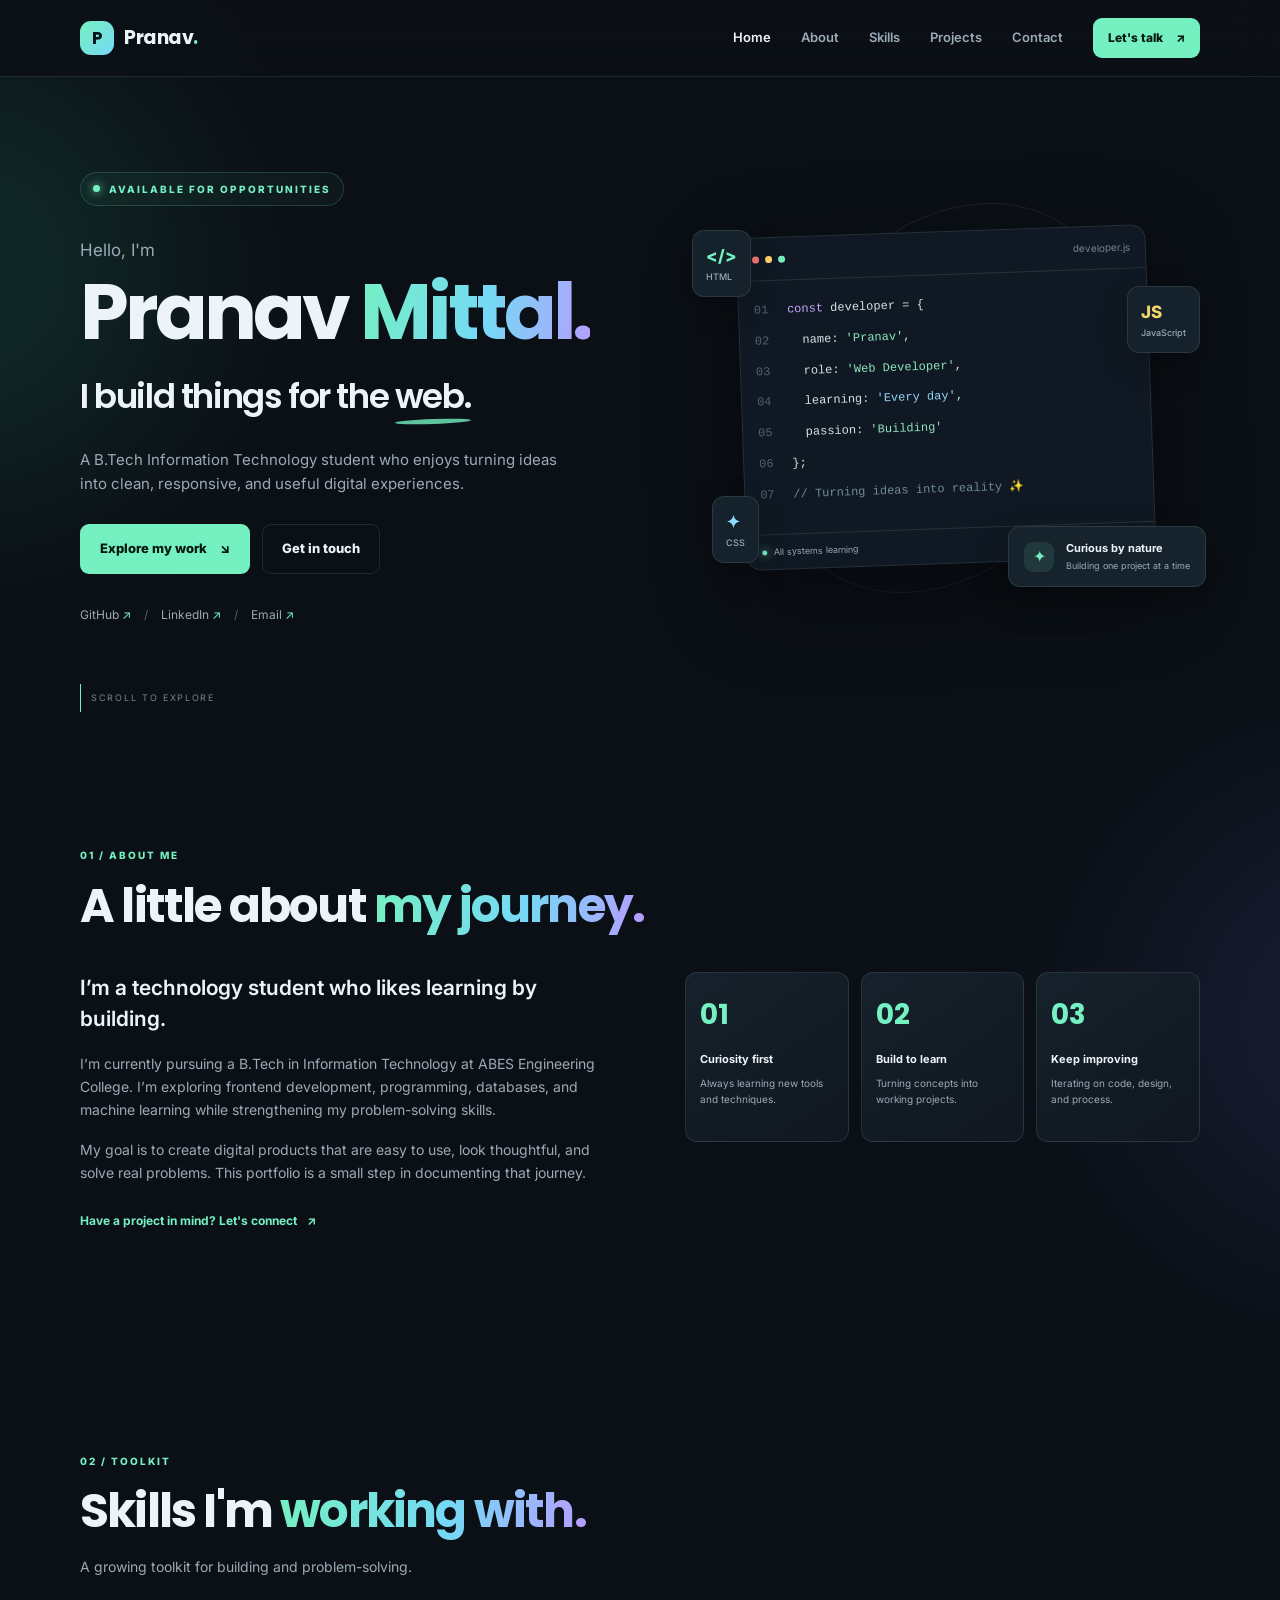
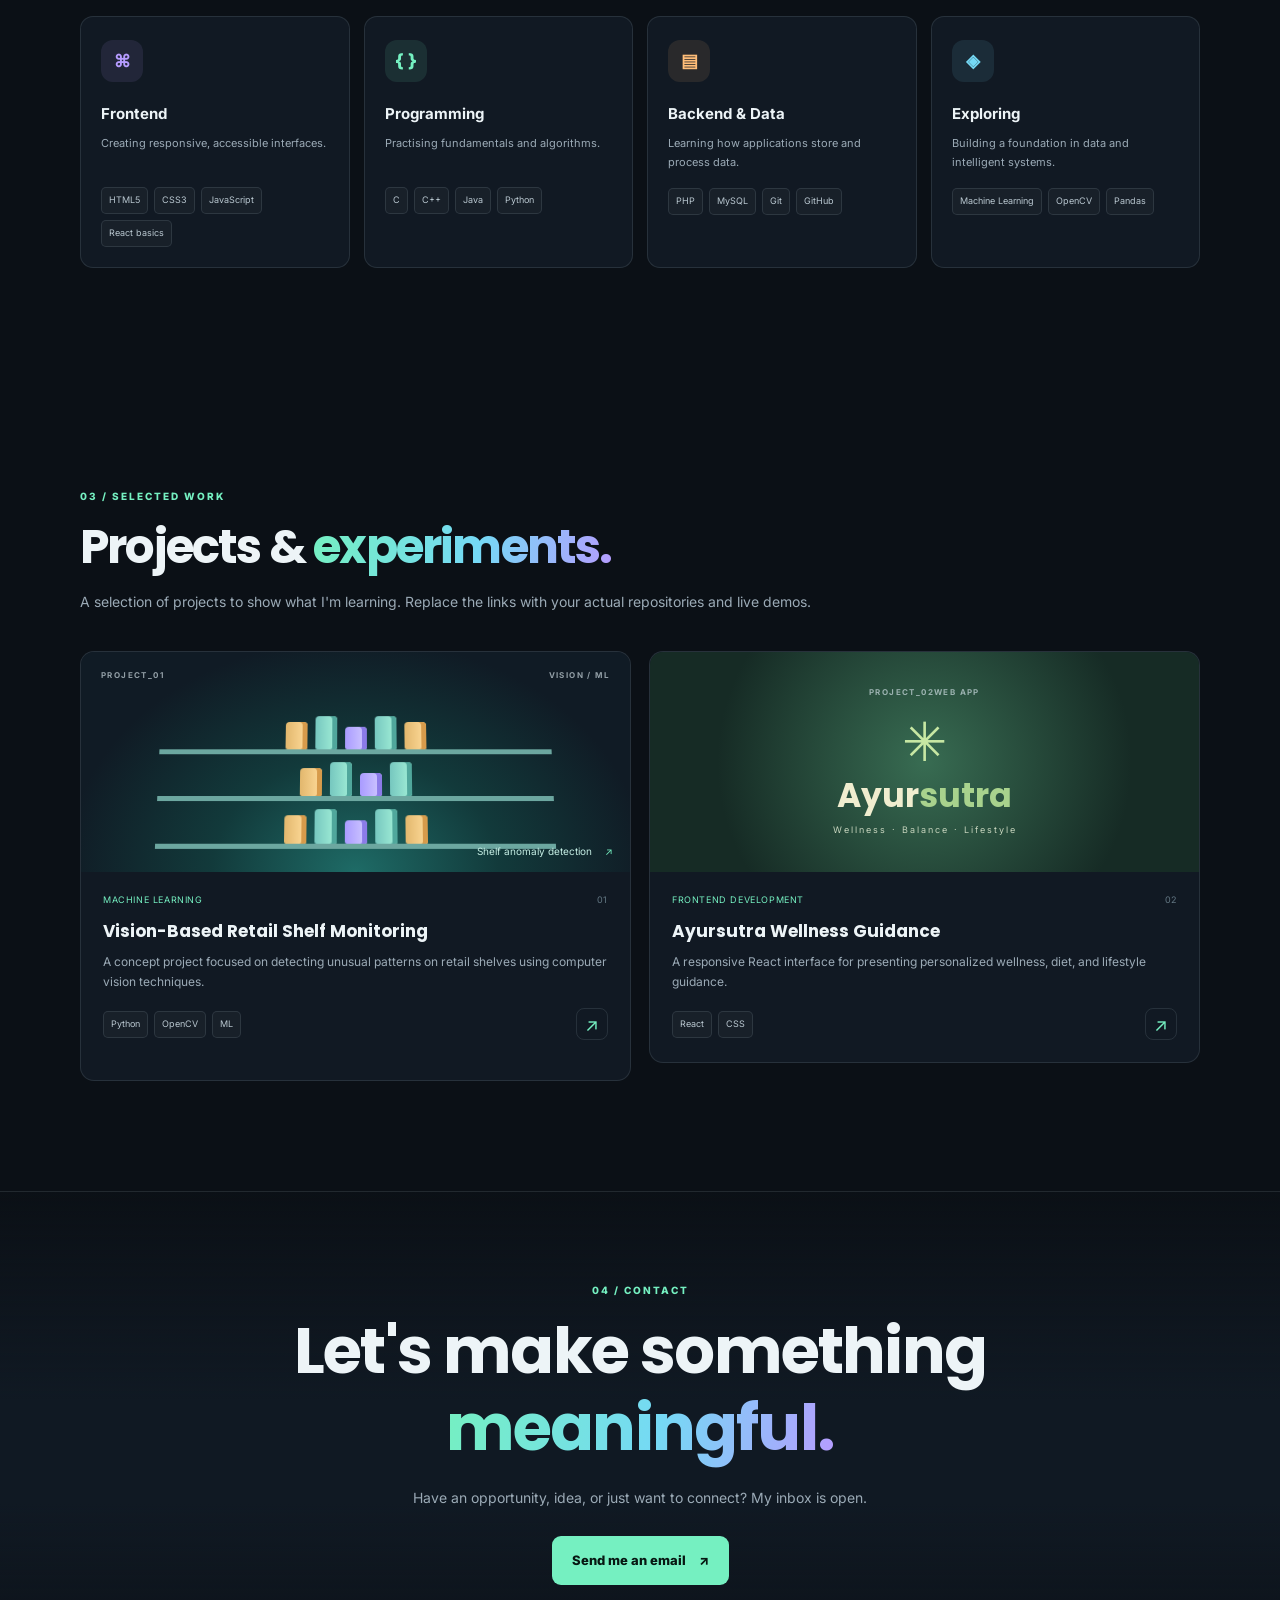
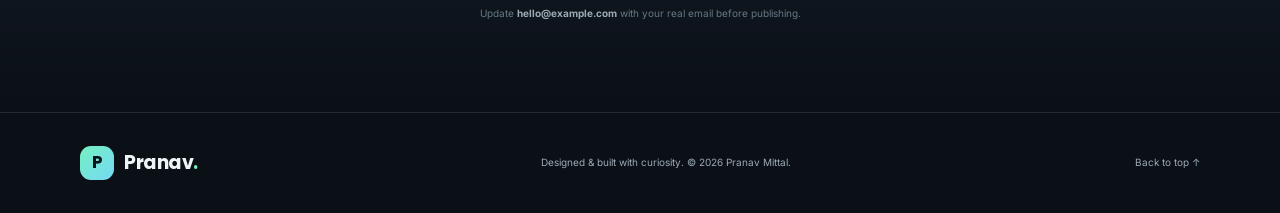
<file: index.html>
<!DOCTYPE html>
<html lang="en">

<head>
  <meta charset="UTF-8">
  <meta name="viewport" content="width=device-width, initial-scale=1.0">
  <meta name="description"
    content="Pranav Mittal's personal portfolio website showcasing web development, projects, and skills.">
  <title>Pranav Mittal | Developer Portfolio</title>
  <link rel="preconnect" href="https://fonts.googleapis.com">
  <link rel="preconnect" href="https://fonts.gstatic.com" crossorigin>
  <link
    href="https://fonts.googleapis.com/css2?family=Inter:wght@400;500;600;700;800&family=Poppins:wght@500;600;700;800&display=swap"
    rel="stylesheet">
  <link rel="stylesheet" href="style.css">
  <script src="script.js" defer></script>
</head>

<body>
  <div class="page-glow glow-one"></div>
  <div class="page-glow glow-two"></div>
  <header class="site-header">
    <nav class="nav container" aria-label="Main navigation">
      <a class="brand" href="#home" aria-label="Pranav Mittal home"><span class="brand-mark">P</span><span>Pranav<span
            class="brand-dot">.</span></span></a>
      <button class="menu-toggle" id="menuToggle" aria-label="Open navigation menu"
        aria-expanded="false"><span></span><span></span><span></span></button>
      <div class="nav-links" id="navLinks">
        <a href="#home" class="nav-link active">Home</a><a href="#about" class="nav-link">About</a><a href="#skills"
          class="nav-link">Skills</a><a href="#projects" class="nav-link">Projects</a><a href="#contact"
          class="nav-link">Contact</a>
        <a class="button button-small" href="#contact">Let's talk <span aria-hidden="true">↗</span></a>
      </div>
    </nav>
  </header>

  <main>
    <section class="hero section container" id="home">
      <div class="hero-copy reveal">
        <div class="eyebrow"><span class="status-dot"></span> AVAILABLE FOR OPPORTUNITIES</div>
        <p class="hello">Hello, I'm</p>
        <h1>Pranav <span class="gradient-text">Mittal.</span></h1>
        <h2>I build things for the <span class="underline-text">web.</span></h2>
        <p class="hero-description">A B.Tech Information Technology student who enjoys turning ideas into clean,
          responsive, and useful digital experiences.</p>
        <div class="hero-actions"><a href="#projects" class="button">Explore my work <span
              aria-hidden="true">↘</span></a><a href="#contact" class="button button-ghost">Get in touch</a></div>
        <div class="social-row"><a href="https://github.com/" target="_blank" rel="noreferrer">GitHub
            <span>↗</span></a><span class="social-separator">/</span><a href="https://www.linkedin.com/" target="_blank"
            rel="noreferrer">LinkedIn <span>↗</span></a><span class="social-separator">/</span><a
            href="mailto:hello@example.com">Email <span>↗</span></a></div>
      </div>
      <div class="hero-art reveal" aria-label="Decorative developer illustration">
        <div class="orbit orbit-one"></div>
        <div class="orbit orbit-two"></div>
        <div class="floating-chip chip-html">&lt;/&gt; <small>HTML</small></div>
        <div class="floating-chip chip-js">JS <small>JavaScript</small></div>
        <div class="floating-chip chip-css">✦ <small>CSS</small></div>
        <div class="code-window">
          <div class="window-top"><span></span><span></span><span></span><label>developer.js</label></div>
          <div class="code-lines">
            <p><i>01</i> <span class="code-purple">const</span> developer = {</p>
            <p><i>02</i> &nbsp; name: <span class="code-green">'Pranav'</span>,</p>
            <p><i>03</i> &nbsp; role: <span class="code-green">'Web Developer'</span>,</p>
            <p><i>04</i> &nbsp; learning: <span class="code-blue">'Every day'</span>,</p>
            <p><i>05</i> &nbsp; passion: <span class="code-green">'Building'</span></p>
            <p><i>06</i> };</p>
            <p class="code-comment"><i>07</i> // Turning ideas into reality ✨</p>
          </div>
          <div class="code-footer"><span class="status-dot"></span> All systems learning <span
              class="code-footer-right">UTF-8&nbsp;&nbsp; JavaScript</span></div>
        </div>
        <div class="hero-badge"><span class="badge-star">✦</span>
          <div><strong>Curious by nature</strong><small>Building one project at a time</small></div>
        </div>
      </div>
      <a href="#about" class="scroll-hint"><span class="scroll-line"></span> SCROLL TO EXPLORE</a>
    </section>

    <section class="section container" id="about">
      <div class="section-heading reveal">
        <p class="section-kicker">01 / ABOUT ME</p>
        <h2>A little about <span class="gradient-text">my journey.</span></h2>
      </div>
      <div class="about-grid">
        <div class="about-copy reveal">
          <p class="lead">I’m a technology student who likes learning by building.</p>
          <p>I’m currently pursuing a B.Tech in Information Technology at ABES Engineering College. I’m exploring
            frontend development, programming, databases, and machine learning while strengthening my problem-solving
            skills.</p>
          <p>My goal is to create digital products that are easy to use, look thoughtful, and solve real problems. This
            portfolio is a small step in documenting that journey.</p><a href="#contact" class="text-link">Have a
            project in mind? Let's connect <span>↗</span></a>
        </div>
        <div class="about-stats reveal">
          <div class="stat-card"><strong>01</strong><span>Curiosity first</span>
            <p>Always learning new tools and techniques.</p>
          </div>
          <div class="stat-card"><strong>02</strong><span>Build to learn</span>
            <p>Turning concepts into working projects.</p>
          </div>
          <div class="stat-card"><strong>03</strong><span>Keep improving</span>
            <p>Iterating on code, design, and process.</p>
          </div>
        </div>
      </div>
    </section>

    <section class="section container" id="skills">
      <div class="section-heading reveal">
        <p class="section-kicker">02 / TOOLKIT</p>
        <h2>Skills I'm <span class="gradient-text">working with.</span></h2>
        <p class="section-subtitle">A growing toolkit for building and problem-solving.</p>
      </div>
      <div class="skills-grid">
        <article class="skill-card reveal">
          <div class="skill-icon purple">⌘</div>
          <h3>Frontend</h3>
          <p>Creating responsive, accessible interfaces.</p>
          <div class="tag-list"><span>HTML5</span><span>CSS3</span><span>JavaScript</span><span>React basics</span>
          </div>
        </article>
        <article class="skill-card reveal">
          <div class="skill-icon green">{ }</div>
          <h3>Programming</h3>
          <p>Practising fundamentals and algorithms.</p>
          <div class="tag-list"><span>C</span><span>C++</span><span>Java</span><span>Python</span></div>
        </article>
        <article class="skill-card reveal">
          <div class="skill-icon orange">▤</div>
          <h3>Backend & Data</h3>
          <p>Learning how applications store and process data.</p>
          <div class="tag-list"><span>PHP</span><span>MySQL</span><span>Git</span><span>GitHub</span></div>
        </article>
        <article class="skill-card reveal">
          <div class="skill-icon blue">◈</div>
          <h3>Exploring</h3>
          <p>Building a foundation in data and intelligent systems.</p>
          <div class="tag-list"><span>Machine Learning</span><span>OpenCV</span><span>Pandas</span></div>
        </article>
      </div>
    </section>

    <section class="section container" id="projects">
      <div class="section-heading reveal">
        <p class="section-kicker">03 / SELECTED WORK</p>
        <h2>Projects & <span class="gradient-text">experiments.</span></h2>
        <p class="section-subtitle">A selection of projects to show what I'm learning. Replace the links with your
          actual repositories and live demos.</p>
      </div>
      <div class="projects-grid">
        <article class="project-card project-featured reveal">
          <div class="project-visual visual-retail">
            <div class="visual-top"><span>PROJECT_01</span><span>VISION / ML</span></div>
            <div class="shelf-scene">
              <div class="shelf-row"><i></i><i></i><i></i><i></i><i></i></div>
              <div class="shelf-row"><i></i><i></i><i></i><i></i></div>
              <div class="shelf-row"><i></i><i></i><i></i><i></i><i></i></div>
            </div>
            <div class="visual-label">Shelf anomaly detection <span>↗</span></div>
          </div>
          <div class="project-content">
            <div class="project-meta"><span>Machine Learning</span><span>01</span></div>
            <h3>Vision-Based Retail Shelf Monitoring</h3>
            <p>A concept project focused on detecting unusual patterns on retail shelves using computer vision
              techniques.</p>
            <div class="project-bottom">
              <div class="tag-list"><span>Python</span><span>OpenCV</span><span>ML</span></div><a
                href="https://github.com/" target="_blank" rel="noreferrer"
                aria-label="Retail project GitHub link">↗</a>
            </div>
          </div>
        </article>
        <article class="project-card reveal">
          <div class="project-visual visual-ayur">
            <div class="visual-top"><span>PROJECT_02</span><span>WEB APP</span></div>
            <div class="ayur-symbol">✳</div>
            <div class="ayur-name">Ayur<span>sutra</span></div>
            <div class="ayur-caption">Wellness · Balance · Lifestyle</div>
          </div>
          <div class="project-content">
            <div class="project-meta"><span>Frontend Development</span><span>02</span></div>
            <h3>Ayursutra Wellness Guidance</h3>
            <p>A responsive React interface for presenting personalized wellness, diet, and lifestyle guidance.</p>
            <div class="project-bottom">
              <div class="tag-list"><span>React</span><span>CSS</span></div><a href="https://github.com/"
                target="_blank" rel="noreferrer" aria-label="Ayursutra GitHub link">↗</a>
            </div>
          </div>
        </article>
      
      </div>
    </section>

    <section class="section contact-section" id="contact">
      <div class="container contact-inner reveal">
        <p class="section-kicker">04 / CONTACT</p>
        <h2>Let's make something<br><span class="gradient-text">meaningful.</span></h2>
        <p class="contact-description">Have an opportunity, idea, or just want to connect? My inbox is open.</p><a
          class="button" href="mailto:hello@example.com">Send me an email <span>↗</span></a>
        <div class="contact-note">Update <strong>hello@example.com</strong> with your real email before publishing.
        </div>
      </div>
    </section>
  </main>
  <footer class="footer container"><a class="brand" href="#home"><span class="brand-mark">P</span><span>Pranav<span
          class="brand-dot">.</span></span></a>
    <p>Designed & built with curiosity. © <span id="year"></span> Pranav Mittal.</p><a href="#home"
      class="back-top">Back to top ↑</a>
  </footer>
</body>

</html>
</file>
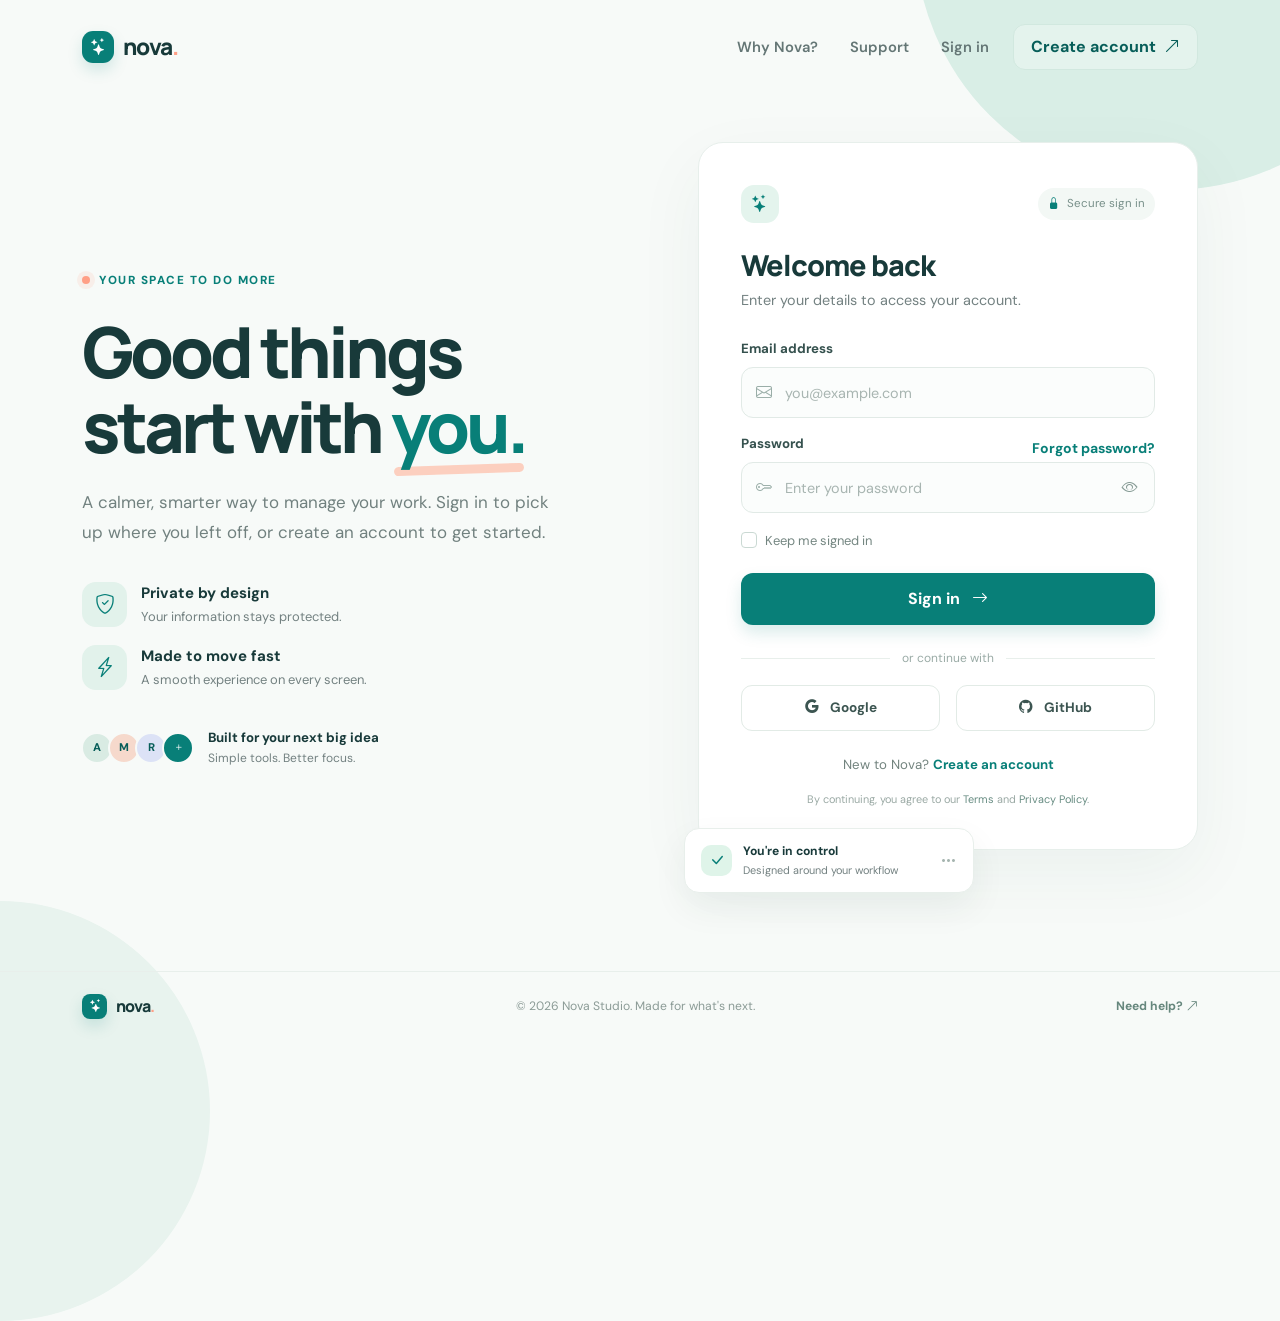
<file: interactive-ui-task-2/index.html>
<!DOCTYPE html>
<html lang="en">

<head>
  <meta charset="UTF-8">
  <meta name="viewport" content="width=device-width, initial-scale=1.0">
  <meta name="description" content="Responsive login and registration UI built with Bootstrap, CSS and JavaScript.">
  <title>Nova | Welcome back</title>
  <link rel="preconnect" href="https://fonts.googleapis.com">
  <link rel="preconnect" href="https://fonts.gstatic.com" crossorigin>
  <link
    href="https://fonts.googleapis.com/css2?family=DM+Sans:wght@400;500;600;700&family=Manrope:wght@400;500;600;700;800&display=swap"
    rel="stylesheet">
  <link href="https://cdn.jsdelivr.net/npm/bootstrap@5.3.3/dist/css/bootstrap.min.css" rel="stylesheet">
  <link href="https://cdn.jsdelivr.net/npm/bootstrap-icons@1.11.3/font/bootstrap-icons.min.css" rel="stylesheet">
  <link rel="stylesheet" href="style.css">
</head>

<body>
  <div class="ambient ambient-one"></div>
  <div class="ambient ambient-two"></div>
  <nav class="navbar navbar-expand-lg navbar-light site-nav">
    <div class="container">
      <a class="navbar-brand brand" href="#"><span class="brand-mark"><i class="bi bi-stars"></i></span> nova<span
          class="brand-dot">.</span></a>
      <button class="navbar-toggler" type="button" data-bs-toggle="collapse" data-bs-target="#mainNav"
        aria-label="Toggle navigation"><span class="navbar-toggler-icon"></span></button>
      <div class="collapse navbar-collapse" id="mainNav">
        <ul class="navbar-nav ms-auto align-items-lg-center gap-lg-3">
          <li class="nav-item"><a class="nav-link" href="#features">Why Nova?</a></li>
          <li class="nav-item"><a class="nav-link" href="#support">Support</a></li>
          <li class="nav-item"><a class="nav-link" href="#login-card">Sign in</a></li>
          <li class="nav-item"><button class="btn btn-nav" data-bs-toggle="modal" data-bs-target="#registerModal">Create
              account <i class="bi bi-arrow-up-right ms-1"></i></button></li>
        </ul>
      </div>
    </div>
  </nav>

  <main class="container hero-section">
    <div class="row align-items-center g-5">
      <section class="col-lg-6 hero-copy">
        <div class="eyebrow"><span class="pulse-dot"></span> YOUR SPACE TO DO MORE</div>
        <h1>Good things<br>start with <span>you.</span></h1>
        <p class="hero-subtitle">A calmer, smarter way to manage your work. Sign in to pick up where you left off, or
          create an account to get started.</p>
        <div class="hero-points" id="features">
          <div class="point"><span class="point-icon"><i class="bi bi-shield-check"></i></span>
            <div><strong>Private by design</strong><small>Your information stays protected.</small></div>
          </div>
          <div class="point"><span class="point-icon"><i class="bi bi-lightning-charge"></i></span>
            <div><strong>Made to move fast</strong><small>A smooth experience on every screen.</small></div>
          </div>
        </div>
        <div class="social-proof">
          <div class="avatar-stack"><span>A</span><span>M</span><span>R</span><span><i class="bi bi-plus"></i></span>
          </div>
          <div><strong>Built for your next big idea</strong><small>Simple tools. Better focus.</small></div>
        </div>
      </section>

      <section class="col-lg-6">
        <div class="login-card" id="login-card">
          <div class="card-topline"><span class="mini-logo"><i class="bi bi-stars"></i></span><span
              class="secure-label"><i class="bi bi-lock-fill"></i> Secure sign in</span></div>
          <div class="form-heading">
            <h2>Welcome back</h2>
            <p>Enter your details to access your account.</p>
          </div>
          <div class="alert d-none" id="loginAlert" role="alert"></div>
          <form id="loginForm" novalidate>
            <div class="mb-3">
              <label for="loginEmail" class="form-label">Email address</label>
              <div class="input-wrap"><i class="bi bi-envelope input-icon"></i><input class="form-control" type="email"
                  id="loginEmail" placeholder="you@example.com" autocomplete="email" required>
                <div class="invalid-feedback">Enter a valid email address.</div>
              </div>
            </div>
            <div class="mb-2">
              <div class="d-flex justify-content-between align-items-center"><label for="loginPassword"
                  class="form-label">Password</label><a href="#" class="text-link small" id="forgotLink">Forgot
                  password?</a></div>
              <div class="input-wrap"><i class="bi bi-key input-icon"></i><input class="form-control password-input"
                  type="password" id="loginPassword" placeholder="Enter your password" autocomplete="current-password"
                  minlength="8" required><button type="button" class="password-toggle" data-target="loginPassword"
                  aria-label="Show password"><i class="bi bi-eye"></i></button>
                <div class="invalid-feedback">Password must be at least 8 characters.</div>
              </div>
            </div>
            <div class="form-check remember-row"><input class="form-check-input" type="checkbox" id="rememberMe"><label
                class="form-check-label" for="rememberMe">Keep me signed in</label></div>
            <button class="btn btn-primary-custom w-100" type="submit">Sign in <i
                class="bi bi-arrow-right ms-2"></i></button>
          </form>
          <div class="divider"><span>or continue with</span></div>
          <div class="row g-3">
            <div class="col-6"><button class="btn social-btn w-100" type="button" data-provider="Google"><i
                  class="bi bi-google me-2"></i> Google</button></div>
            <div class="col-6"><button class="btn social-btn w-100" type="button" data-provider="GitHub"><i
                  class="bi bi-github me-2"></i> GitHub</button></div>
          </div>
          <p class="signup-note">New to Nova? <a href="#" class="text-link" data-bs-toggle="modal"
              data-bs-target="#registerModal">Create an account</a></p>
          <p class="legal-note">By continuing, you agree to our <a href="#">Terms</a> and <a href="#">Privacy
              Policy</a>.</p>
        </div>
        <div class="floating-note"><span class="note-check"><i class="bi bi-check-lg"></i></span><span><strong>You're in
              control</strong><small>Designed around your workflow</small></span><i
            class="bi bi-three-dots ms-auto"></i></div>
      </section>
    </div>
  </main>

  <footer id="support">
    <div class="container footer-inner"><a class="brand footer-brand" href="#"><span class="brand-mark"><i
            class="bi bi-stars"></i></span> nova<span class="brand-dot">.</span></a><span>© <span id="year"></span> Nova
        Studio. Made for what's next.</span><a href="mailto:support@example.com">Need help? <i
          class="bi bi-arrow-up-right"></i></a></div>
  </footer>

  <div class="modal fade" id="registerModal" tabindex="-1" aria-labelledby="registerTitle" aria-hidden="true">
    <div class="modal-dialog modal-dialog-centered">
      <div class="modal-content register-modal">
        <div class="modal-header border-0">
          <div><span class="eyebrow">GET STARTED</span>
            <h2 class="modal-title" id="registerTitle">Create your account</h2>
            <p class="modal-subtitle">A few details and you're ready to go.</p>
          </div><button type="button" class="btn-close" data-bs-dismiss="modal" aria-label="Close"></button>
        </div>
        <div class="modal-body pt-0">
          <div class="alert d-none" id="registerAlert" role="alert"></div>
          <form id="registerForm" novalidate>
            <div class="mb-3"><label class="form-label" for="fullName">Full name</label>
              <div class="input-wrap"><i class="bi bi-person input-icon"></i><input class="form-control" id="fullName"
                  type="text" placeholder="Your full name" autocomplete="name" minlength="2" required>
                <div class="invalid-feedback">Please enter your name (at least 2 characters).</div>
              </div>
            </div>
            <div class="mb-3"><label class="form-label" for="registerEmail">Email address</label>
              <div class="input-wrap"><i class="bi bi-envelope input-icon"></i><input class="form-control"
                  id="registerEmail" type="email" placeholder="you@example.com" autocomplete="email" required>
                <div class="invalid-feedback">Enter a valid email address.</div>
              </div>
            </div>
            <div class="mb-3"><label class="form-label" for="registerPassword">Password</label>
              <div class="input-wrap"><i class="bi bi-key input-icon"></i><input class="form-control password-input"
                  id="registerPassword" type="password" placeholder="At least 8 characters" minlength="8"
                  required><button type="button" class="password-toggle" data-target="registerPassword"
                  aria-label="Show password"><i class="bi bi-eye"></i></button>
                <div class="invalid-feedback">Use at least 8 characters.</div>
              </div>
              <div class="password-strength mt-2"><span id="strengthBar"></span></div><small id="strengthText"
                class="strength-text">Use 8+ characters with letters and numbers.</small>
            </div>
            <div class="mb-3"><label class="form-label" for="confirmPassword">Confirm password</label>
              <div class="input-wrap"><i class="bi bi-shield-lock input-icon"></i><input class="form-control"
                  id="confirmPassword" type="password" placeholder="Re-enter your password" required><button
                  type="button" class="password-toggle" data-target="confirmPassword" aria-label="Show password"><i
                    class="bi bi-eye"></i></button>
                <div class="invalid-feedback">Passwords must match.</div>
              </div>
            </div>
            <div class="form-check mb-4"><input class="form-check-input" type="checkbox" id="acceptTerms"
                required><label class="form-check-label terms-label" for="acceptTerms">I agree to the <a href="#">Terms
                  of Service</a> and <a href="#">Privacy Policy</a>.</label>
              <div class="invalid-feedback">Please accept the terms to continue.</div>
            </div>
            <button class="btn btn-primary-custom w-100" type="submit">Create account <i
                class="bi bi-arrow-right ms-2"></i></button>
          </form>
        </div>
      </div>
    </div>
  </div>
  <div class="toast-container position-fixed bottom-0 end-0 p-3">
    <div id="appToast" class="toast align-items-center text-bg-dark border-0" role="status" aria-live="polite"
      aria-atomic="true">
      <div class="d-flex">
        <div class="toast-body" id="toastMessage">Message</div><button type="button"
          class="btn-close btn-close-white me-2 m-auto" data-bs-dismiss="toast" aria-label="Close"></button>
      </div>
    </div>
  </div>
  <script src="https://cdn.jsdelivr.net/npm/bootstrap@5.3.3/dist/js/bootstrap.bundle.min.js"></script>
  <script src="script.js"></script>
</body>

</html>
</file>
<file: style.css>
:root {
     --bg: #0b1016;
     --panel: #111923;
     --panel2: #141f2a;
     --text: #edf4f7;
     --muted: #9baab6;
     --line: rgba(195, 220, 230, .12);
     --mint: #75f0c1;
     --cyan: #75d9f5;
     --purple: #b69cff;
     --font: 'Inter', sans-serif;
     --display: 'Poppins', sans-serif
 }

 * {
     box-sizing: border-box
 }

 html {
     scroll-behavior: smooth;
     scroll-padding-top: 90px
 }

 body {
     margin: 0;
     background: var(--bg);
     color: var(--text);
     font-family: var(--font);
     line-height: 1.65;
     overflow-x: hidden
 }

 a {
     color: inherit;
     text-decoration: none
 }

 button {
     font: inherit
 }

 .container {
     width: min(1120px, calc(100% - 48px));
     margin-inline: auto
 }

 .section {
     padding: 110px 0;
     position: relative
 }

 .page-glow {
     position: absolute;
     width: 440px;
     height: 440px;
     border-radius: 50%;
     filter: blur(100px);
     opacity: .12;
     pointer-events: none
 }

 .glow-one {
     background: #37d7a0;
     top: 50px;
     left: -260px
 }

 .glow-two {
     background: #6976f5;
     top: 800px;
     right: -300px
 }

 .site-header {
     position: sticky;
     top: 0;
     z-index: 20;
     background: rgba(11, 16, 22, .82);
     backdrop-filter: blur(18px);
     border-bottom: 1px solid var(--line)
 }

 .nav {
     height: 76px;
     display: flex;
     align-items: center;
     justify-content: space-between
 }

 .brand {
     display: inline-flex;
     align-items: center;
     gap: 10px;
     font-family: var(--display);
     font-weight: 700;
     font-size: 19px;
     letter-spacing: -.5px
 }

 .brand-mark {
     display: grid;
     place-items: center;
     width: 34px;
     height: 34px;
     border-radius: 11px;
     background: linear-gradient(135deg, var(--mint), var(--cyan));
     color: #07131a;
     font-size: 17px
 }

 .brand-dot {
     color: var(--mint)
 }

 .nav-links {
     display: flex;
     align-items: center;
     gap: 30px
 }

 .nav-link {
     color: var(--muted);
     font-size: 13px;
     font-weight: 600;
     transition: color .2s
 }

 .nav-link:hover,
 .nav-link.active {
     color: var(--text)
 }

 .button {
     display: inline-flex;
     align-items: center;
     justify-content: center;
     gap: 13px;
     border: 1px solid transparent;
     border-radius: 9px;
     padding: 13px 19px;
     background: var(--mint);
     color: #071712;
     font-size: 13px;
     font-weight: 800;
     transition: transform .2s, box-shadow .2s, background .2s
 }

 .button:hover {
     transform: translateY(-3px);
     box-shadow: 0 8px 28px #75f0c126;
     background: #9cf8d4
 }

 .button-small {
     padding: 9px 14px;
     font-size: 12px
 }

 .button-ghost {
     background: transparent;
     border-color: var(--line);
     color: var(--text)
 }

 .button-ghost:hover {
     background: var(--panel)
 }

 .menu-toggle {
     display: none;
     background: none;
     border: 0;
     padding: 8px
 }

 .menu-toggle span {
     display: block;
     width: 23px;
     height: 2px;
     background: var(--text);
     margin: 5px
 }

 .hero {
     min-height: 660px;
     display: grid;
     grid-template-columns: 1.05fr .95fr;
     align-items: center;
     gap: 50px;
     padding-top: 82px;
     padding-bottom: 100px
 }

 .eyebrow,
 .section-kicker {
     font-size: 10px;
     letter-spacing: 2px;
     font-weight: 800;
     color: var(--mint)
 }

 .eyebrow {
     display: inline-flex;
     align-items: center;
     gap: 9px;
     border: 1px solid #75f0c12c;
     border-radius: 30px;
     padding: 8px 12px;
     background: #75f0c10a
 }

 .status-dot {
     display: inline-block;
     width: 7px;
     height: 7px;
     border-radius: 50%;
     background: var(--mint);
     box-shadow: 0 0 10px #75f0c1
 }

 .hello {
     margin: 30px 0 0;
     color: var(--muted);
     font-size: 17px
 }

 .hero h1 {
     font-family: var(--display);
     font-size: clamp(48px, 6.5vw, 78px);
     letter-spacing: -4px;
     line-height: 1.12;
     margin: 4px 0 12px
 }

 .gradient-text {
     background: linear-gradient(100deg, var(--mint), var(--cyan) 55%, var(--purple));
     -webkit-background-clip: text;
     background-clip: text;
     color: transparent
 }

 .hero h2 {
     font-family: var(--display);
     font-size: clamp(23px, 3vw, 34px);
     letter-spacing: -1.4px;
     margin: 0;
     font-weight: 600
 }

 .underline-text {
     position: relative
 }

 .underline-text:after {
     content: "";
     position: absolute;
     height: 5px;
     left: 0;
     right: 0;
     bottom: -4px;
     border-radius: 100%;
     background: var(--mint);
     opacity: .8;
     transform: rotate(-2deg)
 }

 .hero-description {
     max-width: 500px;
     color: var(--muted);
     font-size: 15px;
     margin: 24px 0 27px
 }

 .hero-actions {
     display: flex;
     gap: 12px;
     flex-wrap: wrap
 }

 .social-row {
     display: flex;
     gap: 13px;
     align-items: center;
     margin-top: 31px;
     color: var(--muted);
     font-size: 12px
 }

 .social-row a:hover,
 .text-link:hover {
     color: var(--mint)
 }

 .social-row a span {
     color: var(--mint)
 }

 .social-separator {
     color: #53616b
 }

 .hero-art {
     min-height: 410px;
     display: grid;
     place-items: center;
     position: relative
 }

 .orbit {
     position: absolute;
     border: 1px solid #75f0c11d;
     border-radius: 50%;
     transform: rotate(-22deg)
 }

 .orbit-one {
     width: 410px;
     height: 300px
 }

 .orbit-two {
     width: 320px;
     height: 420px;
     transform: rotate(35deg);
     border-color: #b69cff1c
 }

 .code-window {
     width: min(100%, 410px);
     background: #101923;
     border: 1px solid #b8d7e51e;
     border-radius: 15px;
     box-shadow: 0 28px 90px #0007;
     position: relative;
     z-index: 2;
     transform: rotate(-2deg)
 }

 .window-top {
     height: 43px;
     border-bottom: 1px solid var(--line);
     display: flex;
     align-items: center;
     gap: 6px;
     padding: 0 15px
 }

 .window-top>span {
     width: 7px;
     height: 7px;
     border-radius: 50%;
     background: #53616b
 }

 .window-top>span:first-child {
     background: #ff7777
 }

 .window-top>span:nth-child(2) {
     background: #ffd36b
 }

 .window-top>span:nth-child(3) {
     background: #75f0c1
 }

 .window-top label {
     font-size: 10px;
     color: #718390;
     margin-left: auto
 }

 .code-lines {
     padding: 20px 15px 17px;
     font-family: monospace;
     font-size: 12px;
     color: #d4e1e8
 }

 .code-lines p {
     margin: 0 0 11px;
     white-space: nowrap
 }

 .code-lines i {
     display: inline-block;
     width: 26px;
     color: #4e6170;
     font-style: normal
 }

 .code-purple {
     color: #c6a4ff
 }

 .code-green {
     color: #8ee4be
 }

 .code-blue {
     color: #8fd8f5
 }

 .code-comment {
     color: #6f8997
 }

 .code-footer {
     border-top: 1px solid var(--line);
     padding: 10px 15px;
     font-size: 9px;
     color: #91a4af;
     display: flex;
     align-items: center;
     gap: 7px
 }

 .code-footer .status-dot {
     width: 5px;
     height: 5px
 }

 .code-footer-right {
     margin-left: auto
 }

 .floating-chip {
     position: absolute;
     z-index: 3;
     border: 1px solid var(--line);
     border-radius: 12px;
     background: #15212b;
     padding: 11px 13px;
     box-shadow: 0 10px 30px #0004;
     font-size: 17px;
     font-weight: 800;
     color: var(--mint);
     animation: float 5s ease-in-out infinite
 }

 .floating-chip small {
     display: block;
     font-size: 9px;
     color: var(--muted);
     font-weight: 500
 }

 .chip-html {
     top: 37px;
     left: 0
 }

 .chip-js {
     right: 0;
     top: 93px;
     color: #f2d66b;
     animation-delay: -1s
 }

 .chip-css {
     bottom: 40px;
     left: 20px;
     color: #8edbff;
     animation-delay: -2s
 }

 .hero-badge {
     position: absolute;
     z-index: 4;
     bottom: 16px;
     right: -6px;
     display: flex;
     align-items: center;
     gap: 12px;
     background: #17232c;
     border: 1px solid var(--line);
     border-radius: 12px;
     padding: 12px 15px;
     box-shadow: 0 12px 35px #0005
 }

 .badge-star {
     width: 30px;
     height: 30px;
     border-radius: 9px;
     display: grid;
     place-items: center;
     background: #75f0c11c;
     color: var(--mint)
 }

 .hero-badge strong,
 .hero-badge small {
     display: block
 }

 .hero-badge strong {
     font-size: 11px
 }

 .hero-badge small {
     font-size: 9px;
     color: var(--muted);
     margin-top: 2px
 }

 .scroll-hint {
     position: absolute;
     bottom: 25px;
     left: 0;
     display: flex;
     align-items: center;
     gap: 10px;
     font-size: 9px;
     letter-spacing: 1.7px;
     color: #758691
 }

 .scroll-line {
     height: 28px;
     width: 1px;
     background: var(--mint)
 }

 .section-heading {
     margin-bottom: 38px
 }

 .section-kicker {
     margin: 0 0 14px
 }

 .section-heading h2,
 .contact-inner h2 {
     font-family: var(--display);
     font-size: clamp(32px, 4.3vw, 47px);
     line-height: 1.2;
     letter-spacing: -1.8px;
     margin: 0
 }

 .section-subtitle {
     color: var(--muted);
     font-size: 14px;
     margin: 15px 0 0
 }

 .about-grid {
     display: grid;
     grid-template-columns: 1fr 1fr;
     gap: 90px;
     align-items: start
 }

 .about-copy p {
     font-size: 14px;
     color: var(--muted);
     margin: 0 0 17px
 }

 .about-copy .lead {
     font-size: 21px;
     line-height: 1.5;
     color: var(--text);
     font-weight: 600
 }

 .text-link {
     display: inline-flex;
     gap: 10px;
     color: var(--mint);
     font-size: 12px;
     font-weight: 700;
     margin-top: 10px
 }

 .about-stats {
     display: grid;
     grid-template-columns: repeat(3, 1fr);
     gap: 12px
 }

 .stat-card {
     padding: 19px 14px;
     background: linear-gradient(145deg, #15212b, #101720);
     border: 1px solid var(--line);
     border-radius: 12px;
     min-height: 170px
 }

 .stat-card strong {
     font-family: var(--display);
     font-size: 28px;
     color: var(--mint)
 }

 .stat-card span {
     display: block;
     font-weight: 700;
     font-size: 11px;
     margin-top: 12px
 }

 .stat-card p {
     font-size: 10px;
     color: var(--muted);
     line-height: 1.6;
     margin: 7px 0 0
 }

 .skills-grid {
     display: grid;
     grid-template-columns: repeat(4, 1fr);
     gap: 14px
 }

 .skill-card {
     padding: 23px 20px 20px;
     background: var(--panel);
     border: 1px solid var(--line);
     border-radius: 13px;
     transition: transform .25s, border-color .25s
 }

 .skill-card:hover,
 .project-card:hover {
     transform: translateY(-5px);
     border-color: #75f0c14a
 }

 .skill-icon {
     width: 42px;
     height: 42px;
     border-radius: 12px;
     display: grid;
     place-items: center;
     font-weight: 800;
     font-size: 18px;
     margin-bottom: 20px
 }

 .purple {
     background: #b69cff1a;
     color: var(--purple)
 }

 .green {
     background: #75f0c11a;
     color: var(--mint)
 }

 .orange {
     background: #ffbd781a;
     color: #ffbd78
 }

 .blue {
     background: #75d9f51a;
     color: var(--cyan)
 }

 .skill-card h3 {
     font-size: 15px;
     margin: 0 0 8px
 }

 .skill-card p {
     font-size: 11px;
     color: var(--muted);
     min-height: 36px;
     margin: 0 0 17px
 }

 .tag-list {
     display: flex;
     flex-wrap: wrap;
     gap: 6px
 }

 .tag-list span {
     font-size: 9px;
     color: #b9c7d0;
     background: #ffffff08;
     border: 1px solid var(--line);
     border-radius: 5px;
     padding: 5px 7px
 }

 .projects-grid {
     display: grid;
     grid-template-columns: repeat(2, 1fr);
     gap: 18px
 }

 .project-card {
     background: var(--panel);
     border: 1px solid var(--line);
     border-radius: 14px;
     overflow: hidden;
     transition: transform .25s, border-color .25s
 }

 .project-featured {
     grid-row: span 2
 }

 .project-visual {
     height: 220px;
     position: relative;
     overflow: hidden;
     padding: 17px 20px
 }

 .visual-top {
     display: flex;
     justify-content: space-between;
     font-size: 8px;
     letter-spacing: 1.4px;
     color: #d6e4e9a8;
     font-weight: 700
 }

 .visual-retail {
     background: radial-gradient(ellipse at 50% 100%, #1e6b66 0, #123a3b 37%, #101b25 75%)
 }

 .shelf-scene {
     position: absolute;
     left: 14%;
     right: 14%;
     top: 58px;
     bottom: 20px;
     display: flex;
     flex-direction: column;
     justify-content: space-around;
     transform: perspective(300px) rotateX(4deg)
 }

 .shelf-row {
     height: 40px;
     border-bottom: 5px solid #6ca7a0;
     display: flex;
     justify-content: center;
     align-items: end;
     gap: 8px
 }

 .shelf-row i {
     display: block;
     width: 22px;
     height: 28px;
     border-radius: 4px 4px 2px 2px;
     background: linear-gradient(90deg, #e2b76d, #ffdc9b);
     box-shadow: inset -5px 0 #d79b4b
 }

 .shelf-row i:nth-child(2n) {
     height: 34px;
     background: linear-gradient(90deg, #76c7bf, #a3f0d8);
     box-shadow: inset -5px 0 #50a79c
 }

 .shelf-row i:nth-child(3n) {
     height: 23px;
     background: linear-gradient(90deg, #a99bff, #d1caff);
     box-shadow: inset -5px 0 #8b7be8
 }

 .visual-label {
     position: absolute;
     bottom: 13px;
     right: 17px;
     font-size: 10px;
     color: #c5eee4
 }

 .visual-label span {
     margin-left: 10px;
     color: var(--mint)
 }

 .visual-ayur {
     background: radial-gradient(circle at 50% 50%, #386c52, #162b25 70%);
     display: flex;
     flex-direction: column;
     align-items: center;
     justify-content: center
 }

 .ayur-symbol {
     font-size: 54px;
     color: #c7e7a3;
     line-height: 1;
     margin: 15px 0 0
 }

 .ayur-name {
     font-family: var(--display);
     font-size: 33px;
     color: #f0edcf;
     font-weight: 700
 }

 .ayur-name span {
     color: #a8d28d
 }

 .ayur-caption,
 .rail-caption {
     font-size: 9px;
     letter-spacing: 2px;
     color: #c6d4bd
 }

 .visual-rail {
     background: radial-gradient(circle at 50% 70%, #243c67, #121c2e 70%);
     display: flex;
     flex-direction: column;
     align-items: center
 }

 .rail-logo {
     font-family: var(--display);
     font-size: 30px;
     font-weight: 800;
     margin-top: 18px;
     color: #f4f7fb
 }

 .rail-logo span {
     color: #70c9ff
 }

 .ticket-card {
     display: flex;
     align-items: center;
     justify-content: space-around;
     width: 72%;
     background: #f0f5f8;
     color: #172b3b;
     padding: 11px;
     border-radius: 7px;
     margin-top: 8px
 }

 .ticket-card small,
 .ticket-card b {
     display: block
 }

 .ticket-card small {
     font-size: 7px;
     color: #71808c
 }

 .ticket-card b {
     font-size: 17px
 }

 .ticket-route {
     color: #308bc0;
     font-size: 12px
 }

 .rail-caption {
     margin-top: 12px
 }

 .project-content {
     padding: 21px 22px 22px
 }

 .project-meta {
     display: flex;
     justify-content: space-between;
     font-size: 9px;
     letter-spacing: .6px;
     text-transform: uppercase;
     color: var(--mint)
 }

 .project-meta span:last-child {
     color: #637783
 }

 .project-content h3 {
     font-family: var(--display);
     font-size: 17px;
     line-height: 1.4;
     margin: 12px 0 8px
 }

 .project-content p {
     font-size: 12px;
     color: var(--muted);
     margin: 0 0 17px
 }

 .project-bottom {
     display: flex;
     align-items: center;
     justify-content: space-between;
     gap: 10px
 }

 .project-bottom>a {
     display: grid;
     place-items: center;
     width: 32px;
     height: 32px;
     border: 1px solid var(--line);
     border-radius: 8px;
     color: var(--mint);
     font-size: 18px;
     flex-shrink: 0
 }

 .project-bottom>a:hover {
     background: #75f0c11a
 }

 .contact-section {
     padding: 90px 0;
     background: linear-gradient(180deg, transparent, #101923 40%, #101923 60%, transparent);
     border-top: 1px solid var(--line);
     border-bottom: 1px solid var(--line)
 }

 .contact-inner {
     text-align: center
 }

 .contact-inner h2 {
     font-size: clamp(40px, 6vw, 64px)
 }

 .contact-description {
     color: var(--muted);
     font-size: 14px;
     margin: 20px auto 26px
 }

 .contact-note {
     font-size: 10px;
     color: #657984;
     margin-top: 20px
 }

 .contact-note strong {
     color: #9aabb5
 }

 .footer {
     min-height: 100px;
     display: flex;
     align-items: center;
     justify-content: space-between;
     gap: 20px
 }

 .footer p,
 .back-top {
     font-size: 10px;
     color: var(--muted)
 }

 .back-top:hover {
     color: var(--mint)
 }

 .reveal {
     opacity: 0;
     transform: translateY(18px);
     transition: opacity .7s ease, transform .7s ease
 }

 .reveal.visible {
     opacity: 1;
     transform: translateY(0)
 }

 @keyframes float {

     0%,
     100% {
         transform: translateY(0)
     }

     50% {
         transform: translateY(-9px)
     }
 }

 @media(max-width:900px) {
     .hero {
         gap: 20px;
         grid-template-columns: 1fr 1fr
     }

     .hero h1 {
         font-size: 58px
     }

     .hero-art {
         transform: scale(.9)
     }

     .about-grid {
         gap: 35px
     }

     .skills-grid {
         grid-template-columns: repeat(2, 1fr)
     }

     .stat-card {
         padding: 15px 11px
     }

     .project-visual {
         height: 190px
     }
 }

 @media(max-width:680px) {
     .container {
         width: min(100% - 34px, 520px)
     }

     .section {
         padding: 78px 0
     }

     .nav {
         height: 66px
     }

     .menu-toggle {
         display: block;
         z-index: 3
     }

     .nav-links {
         position: absolute;
         top: 66px;
         left: 0;
         right: 0;
         padding: 20px 24px 25px;
         background: #0e151d;
         border-bottom: 1px solid var(--line);
         display: none;
         align-items: stretch;
         gap: 18px;
         flex-direction: column
     }

     .nav-links.open {
         display: flex
     }

     .nav-links .button {
         align-self: flex-start
     }

     .hero {
         display: flex;
         flex-direction: column;
         align-items: stretch;
         padding-top: 65px;
         padding-bottom: 95px;
         gap: 10px
     }

     .hero h1 {
         font-size: clamp(48px, 14vw, 70px);
         letter-spacing: -3px
     }

     .hero h2 {
         font-size: 25px
     }

     .hero-description {
         font-size: 14px
     }

     .hero-art {
         min-height: 350px;
         transform: none;
         margin-top: 15px
     }

     .code-window {
         width: calc(100% - 24px)
     }

     .orbit-one {
         width: 300px;
         height: 240px
     }

     .orbit-two {
         height: 320px;
         width: 250px
     }

     .chip-html {
         left: 0;
         top: 25px
     }

     .chip-js {
         right: 0;
         top: 45px
     }

     .chip-css {
         left: 0;
         bottom: 20px
     }

     .hero-badge {
         right: 0;
         bottom: 3px
     }

     .scroll-hint {
         bottom: 25px
     }

     .about-grid {
         grid-template-columns: 1fr;
         gap: 30px
     }

     .about-stats {
         gap: 8px
     }

     .stat-card {
         min-height: 150px
     }

     .stat-card strong {
         font-size: 23px
     }

     .stat-card span {
         font-size: 10px
     }

     .stat-card p {
         font-size: 9px
     }

     .skills-grid {
         gap: 10px
     }

     .skill-card {
         padding: 17px 14px
     }

     .skill-card p {
         min-height: 55px
     }

     .projects-grid {
         grid-template-columns: 1fr
     }

     .project-featured {
         grid-row: auto
     }

     .project-visual {
         height: 210px
     }

     .contact-section {
         padding: 75px 0
     }

     .footer {
         padding: 22px 0;
         flex-wrap: wrap
     }

     .footer p {
         order: 3;
         width: 100%;
         margin: 0
     }

     .section-heading h2 {
         letter-spacing: -1px
     }
 }

 @media(prefers-reduced-motion:reduce) {

     *,
     *::before,
     *::after {
         scroll-behavior: auto !important;
         animation-duration: .01ms !important;
         transition-duration: .01ms !important
     }

     .reveal {
         opacity: 1;
         transform: none
     }
 }
</file>
<file: interactive-ui-task-2/style.css>
:root{--ink:#183a3a;--muted:#738181;--teal:#087f78;--teal-dark:#075e59;--mint:#dff4ee;--paper:#f7faf8;--line:#e1eae6;--coral:#ff9f86}
*{box-sizing:border-box}html{scroll-behavior:smooth}body{margin:0;background:var(--paper);color:var(--ink);font-family:"DM Sans",sans-serif;min-height:100vh;overflow-x:hidden;position:relative}
h1,h2,h3,.brand{font-family:"Manrope",sans-serif}.ambient{position:absolute;z-index:-1;border-radius:50%;pointer-events:none}.ambient-one{width:510px;height:510px;top:-320px;right:-145px;background:#d9eee6}.ambient-two{width:420px;height:420px;bottom:-280px;left:-210px;background:#e8f3ee}
.site-nav{padding:24px 0;position:relative;z-index:5}.brand{display:inline-flex;align-items:center;gap:9px;font-size:1.42rem;font-weight:800;letter-spacing:-1px;color:var(--ink);text-decoration:none}.brand:hover{color:var(--teal-dark)}.brand-mark{width:32px;height:32px;display:grid;place-items:center;background:var(--teal);color:#fff;border-radius:11px;font-size:17px;box-shadow:0 7px 15px #087f7828}.brand-dot{color:var(--coral);margin-left:-9px}.nav-link{font-size:.92rem;font-weight:600;color:#647675!important}.nav-link:hover{color:var(--teal)!important}.btn-nav{background:#e4f3ed;color:var(--teal-dark);font-weight:700;border:1px solid #d1e8df;padding:10px 17px;border-radius:12px}.btn-nav:hover{background:var(--teal);color:white}
.hero-section{padding-top:48px;padding-bottom:78px;position:relative}.hero-copy{padding-right:clamp(20px,5vw,75px)}.eyebrow{display:inline-flex;align-items:center;gap:9px;color:var(--teal);font-size:.73rem;letter-spacing:1.5px;font-weight:800}.pulse-dot{width:8px;height:8px;background:var(--coral);border-radius:50%;box-shadow:0 0 0 5px #ff9f8622}.hero-copy h1{font-size:clamp(3.1rem,5.5vw,5.25rem);font-weight:800;letter-spacing:-4px;line-height:1.06;margin:23px 0 23px}.hero-copy h1 span{color:var(--teal);position:relative}.hero-copy h1 span:after{content:"";position:absolute;left:3px;bottom:0;width:96%;height:9px;background:#ffb8a2;opacity:.65;border-radius:8px;z-index:-1;transform:rotate(-2deg)}.hero-subtitle{font-size:1.06rem;line-height:1.8;color:#71817f;max-width:470px}.hero-points{display:grid;gap:18px;margin-top:34px}.point{display:flex;align-items:center;gap:14px}.point-icon{display:grid;place-items:center;width:45px;height:45px;border-radius:14px;background:#e2f2eb;color:var(--teal);font-size:1.25rem}.point strong,.point small,.social-proof strong,.social-proof small{display:block}.point strong{font-size:.94rem}.point small{font-size:.81rem;color:var(--muted);margin-top:3px}.social-proof{display:flex;align-items:center;gap:14px;margin-top:38px}.avatar-stack{display:flex;padding-left:4px}.avatar-stack span{width:32px;height:32px;border-radius:50%;border:2px solid var(--paper);margin-left:-5px;display:grid;place-items:center;background:#d9ebe3;color:var(--teal-dark);font-size:.7rem;font-weight:800}.avatar-stack span:nth-child(2){background:#f6d9cc}.avatar-stack span:nth-child(3){background:#dce2f6}.avatar-stack span:nth-child(4){background:var(--teal);color:white}.social-proof strong{font-size:.83rem}.social-proof small{color:var(--muted);font-size:.75rem;margin-top:2px}
.login-card{background:#fff;border:1px solid #e7efeb;border-radius:25px;padding:clamp(24px,3.5vw,42px);box-shadow:0 24px 70px #164c3c0d;position:relative;z-index:1;max-width:500px;margin-left:auto}.card-topline{display:flex;align-items:center;justify-content:space-between}.mini-logo{width:38px;height:38px;border-radius:13px;background:#e4f4ed;color:var(--teal);display:grid;place-items:center;font-size:1.1rem}.secure-label{font-size:.72rem;color:#78908a;background:#f3f8f5;padding:7px 10px;border-radius:20px}.secure-label i{color:var(--teal);margin-right:4px}.form-heading{margin:25px 0 25px}.form-heading h2{font-size:1.8rem;font-weight:800;letter-spacing:-1px;margin-bottom:7px}.form-heading p,.modal-subtitle{color:var(--muted);font-size:.9rem;margin:0}.form-label{font-size:.83rem;font-weight:700;color:#35514e;margin-bottom:8px}.input-wrap{position:relative}.input-icon{position:absolute;left:15px;top:50%;transform:translateY(-50%);color:#9aaea8;z-index:2;font-size:1rem}.input-wrap .form-control{height:51px;border-radius:12px;border:1px solid #e1eae6;background:#fbfdfc;padding:12px 43px 12px 43px;color:var(--ink);font-size:.9rem;box-shadow:none}.input-wrap .form-control::placeholder{color:#a8b5b1}.input-wrap .form-control:focus{border-color:#55b7a6;box-shadow:0 0 0 4px #087f7815;background:#fff}.input-wrap .form-control.is-invalid{background-image:none;border-color:#dc6d65}.password-toggle{position:absolute;right:10px;top:50%;transform:translateY(-50%);border:0;background:transparent;color:#879c96;padding:7px;z-index:3}.password-toggle:hover{color:var(--teal)}.text-link{color:var(--teal);text-decoration:none;font-weight:700}.text-link:hover{text-decoration:underline;color:var(--teal-dark)}.remember-row{margin:15px 0 21px}.form-check-input{border-color:#cad9d3;box-shadow:none!important}.form-check-input:checked{background-color:var(--teal);border-color:var(--teal)}.form-check-label{font-size:.81rem;color:#748681}.btn-primary-custom{height:52px;border:0;border-radius:12px;background:var(--teal);color:#fff;font-weight:700;box-shadow:0 8px 16px #087f7825;transition:transform .2s,background .2s,box-shadow .2s}.btn-primary-custom:hover{background:var(--teal-dark);color:white;transform:translateY(-2px);box-shadow:0 12px 22px #087f7833}.divider{display:flex;align-items:center;gap:12px;color:#9aaba6;font-size:.75rem;margin:24px 0 18px}.divider:before,.divider:after{content:"";height:1px;background:#e8efeb;flex:1}.social-btn{height:46px;border:1px solid #e2ebe6;border-radius:11px;font-size:.85rem;font-weight:700;color:#3c5551;background:#fff}.social-btn:hover{border-color:#9acfc1;background:#f5fbf8}.signup-note{text-align:center;font-size:.83rem;color:#72837e;margin:24px 0 16px}.legal-note{text-align:center;color:#9aa9a4;font-size:.68rem;margin:0}.legal-note a,.terms-label a{color:#678c82;text-decoration:none}.legal-note a:hover,.terms-label a:hover{text-decoration:underline}.floating-note{display:flex;align-items:center;gap:11px;max-width:290px;padding:13px 16px;background:#fff;border:1px solid #e8efeb;border-radius:15px;box-shadow:0 15px 35px #173e3210;position:relative;margin:-22px 0 0 20px;z-index:2}.note-check{display:grid;place-items:center;width:31px;height:31px;background:#dff4e9;color:var(--teal);border-radius:10px}.floating-note strong,.floating-note small{display:block}.floating-note strong{font-size:.76rem}.floating-note small{font-size:.68rem;color:var(--muted);margin-top:2px}.floating-note>i{color:#a5b4af}
footer{border-top:1px solid #e8efeb;padding:22px 0;color:#8b9b96;font-size:.76rem}.footer-inner{display:flex;justify-content:space-between;align-items:center;gap:15px}.footer-brand{font-size:1rem}.footer-brand .brand-mark{width:25px;height:25px;border-radius:8px;font-size:13px}.footer-brand .brand-dot{margin-left:-9px}.footer-inner>a:last-child{color:#66877d;text-decoration:none;font-weight:700}.register-modal{border:1px solid #e7efeb;border-radius:22px;padding:12px;box-shadow:0 25px 70px #183a3a20}.modal-header{padding:24px 24px 18px}.modal-title{font-weight:800;letter-spacing:-1px;font-size:1.65rem;margin-top:8px}.modal-subtitle{margin-top:5px}.modal-body{padding:0 24px 24px}.register-modal .form-check{position:relative}.terms-label{line-height:1.5}.password-strength{height:5px;border-radius:9px;background:#edf2ef;overflow:hidden}.password-strength span{display:block;height:100%;width:0;background:#d66e62;border-radius:9px;transition:width .2s,background .2s}.strength-text{font-size:.72rem;color:#879891}.alert{font-size:.84rem;border-radius:11px}.toast{border-radius:12px}
@media(max-width:991.98px){.hero-section{padding-top:30px}.hero-copy{padding-right:12px}.hero-copy h1{letter-spacing:-2.8px}.login-card{margin:0 auto}.floating-note{margin-left:calc((100% - min(500px,100%))/2 + 12px)}.site-nav{padding:18px 0}.navbar-collapse{padding-top:15px}.navbar-nav{align-items:flex-start!important}}
@media(max-width:575.98px){.hero-section{padding-top:20px;padding-bottom:48px}.hero-copy h1{font-size:3.35rem;letter-spacing:-2.5px;margin-top:17px}.hero-subtitle{font-size:.97rem}.hero-points{margin-top:25px}.social-proof{margin-top:27px;margin-bottom:5px}.login-card{padding:24px 19px;border-radius:20px}.form-heading h2{font-size:1.6rem}.floating-note{margin:12px auto 0}.footer-inner{flex-wrap:wrap;justify-content:center;text-align:center}.footer-inner>span{order:3;width:100%}.register-modal{padding:5px}.modal-header{padding:22px 17px 15px}.modal-body{padding:0 17px 20px}}
@media(prefers-reduced-motion:reduce){*,*::before,*::after{scroll-behavior:auto!important;transition:none!important;animation:none!important}}
</file>
